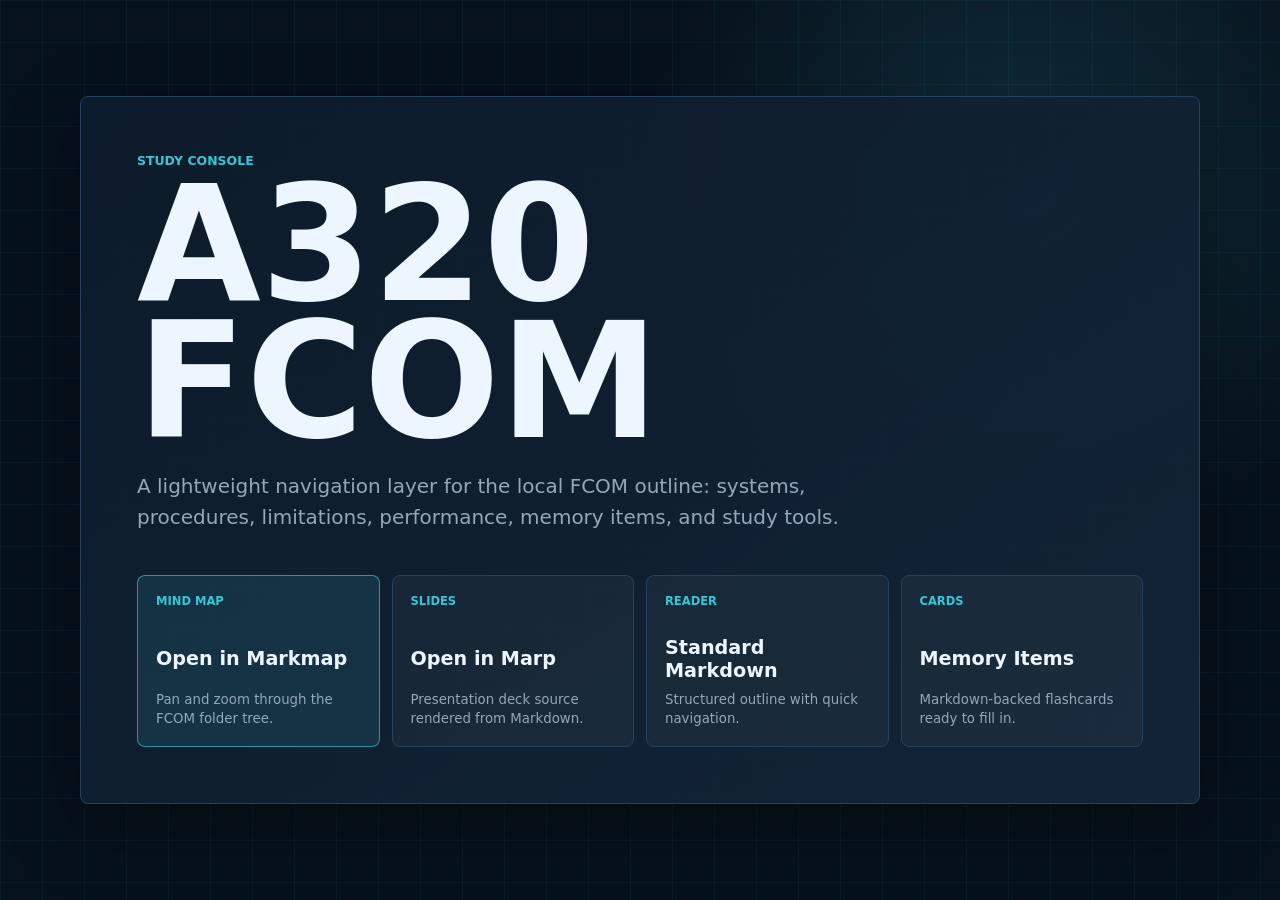
<file: index.html>
<!doctype html>
<html lang="en">
  <head>
    <meta charset="utf-8">
    <meta name="viewport" content="width=device-width, initial-scale=1">
    <title>A320 FCOM</title>
    <meta name="description" content="A320 FCOM study launcher with Markmap, Marp, Markdown, and flashcard views.">
    <link rel="stylesheet" href="styles.css">
  </head>
  <body>
    <main class="splash">
      <section class="hero-panel" aria-labelledby="page-title">
        <p class="eyebrow">Study Console</p>
        <h1 id="page-title">A320 FCOM</h1>
        <p class="lede">
          A lightweight navigation layer for the local FCOM outline: systems,
          procedures, limitations, performance, memory items, and study tools.
        </p>
        <div class="actions" aria-label="FCOM study views">
          <a class="action-card primary" href="markmap.html">
            <span>Mind Map</span>
            <strong>Open in Markmap</strong>
            <small>Pan and zoom through the FCOM folder tree.</small>
          </a>
          <a class="action-card" href="presentation.html">
            <span>Slides</span>
            <strong>Open in Marp</strong>
            <small>Presentation deck source rendered from Markdown.</small>
          </a>
          <a class="action-card" href="reader.html">
            <span>Reader</span>
            <strong>Standard Markdown</strong>
            <small>Structured outline with quick navigation.</small>
          </a>
          <a class="action-card" href="flashcards.html">
            <span>Cards</span>
            <strong>Memory Items</strong>
            <small>Markdown-backed flashcards ready to fill in.</small>
          </a>
        </div>
      </section>
    </main>
  </body>
</html>
</file>
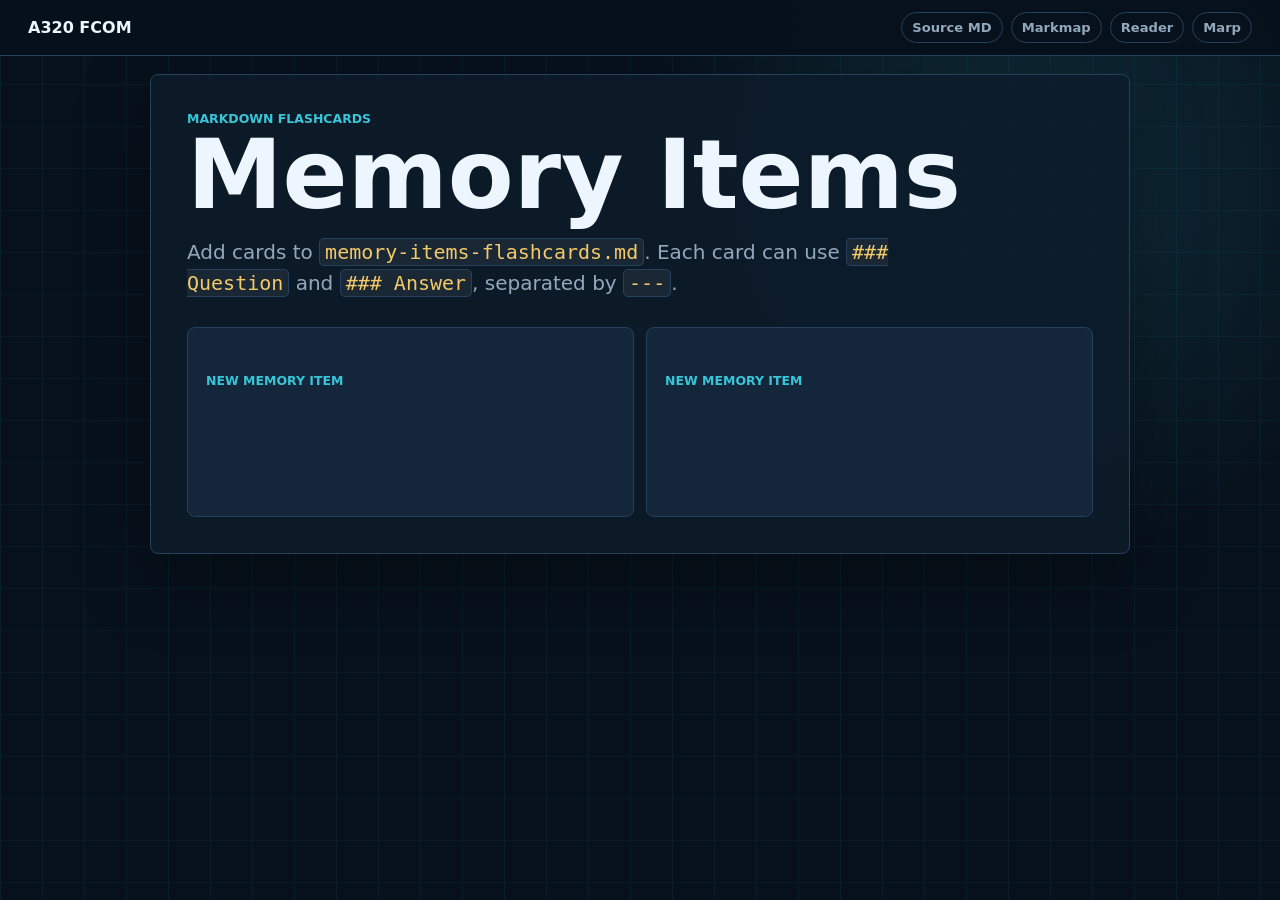
<file: flashcards.html>
<!doctype html>
<html lang="en">
  <head>
    <meta charset="utf-8">
    <meta name="viewport" content="width=device-width, initial-scale=1">
    <title>A320 Memory Items Flashcards</title>
    <link rel="stylesheet" href="styles.css">
  </head>
  <body class="tool-page">
    <header class="tool-header">
      <a href="index.html">A320 FCOM</a>
      <nav aria-label="Views">
        <a href="memory-items-flashcards.md">Source MD</a>
        <a href="markmap.html">Markmap</a>
        <a href="reader.html">Reader</a>
        <a href="presentation.html">Marp</a>
      </nav>
    </header>
    <main class="flashcard-app">
      <section>
        <p class="eyebrow">Markdown Flashcards</p>
        <h1>Memory Items</h1>
        <p class="lede dark">
          Add cards to <code>memory-items-flashcards.md</code>. Each card can use
          <code>### Question</code> and <code>### Answer</code>, separated by <code>---</code>.
        </p>
      </section>
      <section class="cards" id="cards">Loading...</section>
    </main>
    <script>
      function parseCards(markdown) {
        return markdown
          .split(/\n---+\n/g)
          .map((block) => {
            const question = block.match(/### Question\s+([\s\S]*?)(?=### Answer|$)/);
            const answer = block.match(/### Answer\s+([\s\S]*)/);
            return {
              question: question?.[1]?.trim() || "New memory item",
              answer: answer?.[1]?.trim() || "Add answer in memory-items-flashcards.md",
            };
          })
          .filter((card) => card.question || card.answer);
      }

      fetch("memory-items-flashcards.md")
        .then((response) => response.text())
        .then((markdown) => {
          const cards = parseCards(markdown);
          document.getElementById("cards").innerHTML = cards
            .map(
              (card) => `
                <button class="flashcard" type="button">
                  <span>${card.question}</span>
                  <strong>${card.answer}</strong>
                </button>
              `,
            )
            .join("");

          document.querySelectorAll(".flashcard").forEach((card) => {
            card.addEventListener("click", () => card.classList.toggle("flipped"));
          });
        });
    </script>
  </body>
</html>
</file>
<file: styles.css>
:root {
  color-scheme: dark;
  --bg: #07111c;
  --panel: #0d1b2a;
  --panel-soft: #13263a;
  --ink: #edf6ff;
  --muted: #94a8bb;
  --line: #24415d;
  --cyan: #39c5d8;
  --green: #72d48c;
  --amber: #f3c969;
  --shadow: 0 24px 70px rgba(0, 0, 0, 0.34);
}

* {
  box-sizing: border-box;
}

html,
body {
  min-height: 100%;
  margin: 0;
}

body {
  color: var(--ink);
  background:
    linear-gradient(90deg, rgba(57, 197, 216, 0.06) 1px, transparent 1px),
    linear-gradient(rgba(57, 197, 216, 0.05) 1px, transparent 1px),
    radial-gradient(circle at 80% 20%, rgba(57, 197, 216, 0.16), transparent 24rem),
    var(--bg);
  background-size: 42px 42px, 42px 42px, auto, auto;
  font-family:
    Inter, ui-sans-serif, system-ui, -apple-system, BlinkMacSystemFont, "Segoe UI",
    sans-serif;
}

a {
  color: inherit;
}

.splash {
  display: grid;
  min-height: 100vh;
  place-items: center;
  padding: clamp(18px, 5vw, 64px);
}

.hero-panel {
  width: min(1120px, 100%);
  border: 1px solid var(--line);
  border-radius: 8px;
  padding: clamp(24px, 5vw, 56px);
  background: linear-gradient(145deg, rgba(13, 27, 42, 0.96), rgba(19, 38, 58, 0.88));
  box-shadow: var(--shadow);
}

.eyebrow {
  margin: 0 0 8px;
  color: var(--cyan);
  font-size: 0.78rem;
  font-weight: 850;
  letter-spacing: 0;
  text-transform: uppercase;
}

h1,
h2 {
  margin: 0;
  letter-spacing: 0;
}

h1 {
  font-size: clamp(4rem, 13vw, 10rem);
  line-height: 0.86;
}

.lede {
  max-width: 780px;
  margin: 20px 0 0;
  color: var(--muted);
  font-size: clamp(1rem, 2vw, 1.25rem);
  line-height: 1.55;
}

.lede.dark {
  color: var(--muted);
}

.actions {
  display: grid;
  grid-template-columns: repeat(4, minmax(0, 1fr));
  gap: 12px;
  margin-top: 42px;
}

.action-card {
  display: grid;
  min-height: 172px;
  align-content: space-between;
  border: 1px solid var(--line);
  border-radius: 8px;
  padding: 18px;
  color: var(--ink);
  background: rgba(255, 255, 255, 0.035);
  text-decoration: none;
}

.action-card:hover {
  border-color: rgba(57, 197, 216, 0.7);
  background: rgba(57, 197, 216, 0.08);
}

.action-card.primary {
  border-color: rgba(57, 197, 216, 0.66);
  background: rgba(57, 197, 216, 0.12);
}

.action-card span {
  color: var(--cyan);
  font-size: 0.72rem;
  font-weight: 850;
  text-transform: uppercase;
}

.action-card strong {
  margin-top: 28px;
  font-size: 1.2rem;
}

.action-card small {
  margin-top: 8px;
  color: var(--muted);
  line-height: 1.45;
}

.tool-page {
  min-height: 100vh;
}

.tool-header {
  position: sticky;
  top: 0;
  z-index: 10;
  display: flex;
  align-items: center;
  justify-content: space-between;
  gap: 18px;
  border-bottom: 1px solid var(--line);
  padding: 12px clamp(14px, 3vw, 28px);
  background: rgba(7, 17, 28, 0.92);
  backdrop-filter: blur(14px);
}

.tool-header > a {
  color: var(--ink);
  font-weight: 900;
  text-decoration: none;
}

.tool-header nav {
  display: flex;
  flex-wrap: wrap;
  gap: 8px;
  justify-content: flex-end;
}

.tool-header nav a {
  border: 1px solid var(--line);
  border-radius: 999px;
  padding: 7px 10px;
  color: var(--muted);
  font-size: 0.82rem;
  font-weight: 800;
  text-decoration: none;
}

.tool-header nav a:hover {
  color: var(--ink);
  border-color: var(--cyan);
}

.markmap-shell {
  position: relative;
  height: calc(100vh - 58px);
  overflow: hidden;
  background: #f8fbff;
}

.reader-layout {
  display: grid;
  grid-template-columns: 280px minmax(0, 1fr);
  gap: 18px;
  padding: 18px;
}

.toc,
.markdown-body,
.flashcard-app,
.slides {
  border: 1px solid var(--line);
  border-radius: 8px;
  background: rgba(13, 27, 42, 0.9);
  box-shadow: var(--shadow);
}

.toc {
  position: sticky;
  top: 78px;
  max-height: calc(100vh - 98px);
  overflow: auto;
  padding: 16px;
}

.toc h2 {
  margin-bottom: 12px;
  font-size: 1rem;
}

.toc a {
  display: block;
  border-bottom: 1px solid rgba(36, 65, 93, 0.55);
  padding: 8px 0;
  color: var(--muted);
  font-size: 0.9rem;
  text-decoration: none;
}

.toc a.h2 {
  color: var(--ink);
  font-weight: 850;
}

.toc a.h3 {
  padding-left: 12px;
  font-size: 0.84rem;
}

.markdown-body {
  padding: clamp(18px, 4vw, 38px);
  color: #e9f2fb;
  line-height: 1.55;
}

.markdown-body h1 {
  font-size: clamp(2rem, 5vw, 4rem);
}

.markdown-body h2 {
  margin-top: 28px;
  color: var(--cyan);
}

.markdown-body li {
  margin: 4px 0;
}

.slides {
  margin: 18px auto;
  padding: 18px;
  width: min(1120px, calc(100% - 28px));
  overflow: auto;
}

.slides section {
  margin: 0 auto 18px;
  border-radius: 8px;
  overflow: hidden;
}

.flashcard-app {
  width: min(980px, calc(100% - 28px));
  margin: 18px auto;
  padding: clamp(18px, 4vw, 36px);
}

.flashcard-app h1 {
  font-size: clamp(2.6rem, 8vw, 6rem);
}

.cards {
  display: grid;
  grid-template-columns: repeat(auto-fit, minmax(240px, 1fr));
  gap: 12px;
  margin-top: 28px;
}

.flashcard {
  min-height: 190px;
  border: 1px solid var(--line);
  border-radius: 8px;
  padding: 18px;
  color: var(--ink);
  background: var(--panel-soft);
  font: inherit;
  text-align: left;
  cursor: pointer;
}

.flashcard span,
.flashcard strong {
  display: block;
}

.flashcard span {
  color: var(--cyan);
  font-size: 0.78rem;
  font-weight: 850;
  text-transform: uppercase;
}

.flashcard strong {
  margin-top: 28px;
  color: transparent;
  font-size: 1.2rem;
  line-height: 1.4;
}

.flashcard.flipped strong {
  color: var(--ink);
}

code {
  border: 1px solid var(--line);
  border-radius: 5px;
  padding: 1px 5px;
  color: var(--amber);
  background: rgba(255, 255, 255, 0.06);
}

@media (max-width: 900px) {
  .actions,
  .reader-layout {
    grid-template-columns: 1fr;
  }

  .toc {
    position: static;
    max-height: none;
  }
}

@media (max-width: 640px) {
  .tool-header {
    align-items: flex-start;
    flex-direction: column;
  }

  .action-card {
    min-height: 142px;
  }
}
</file>
